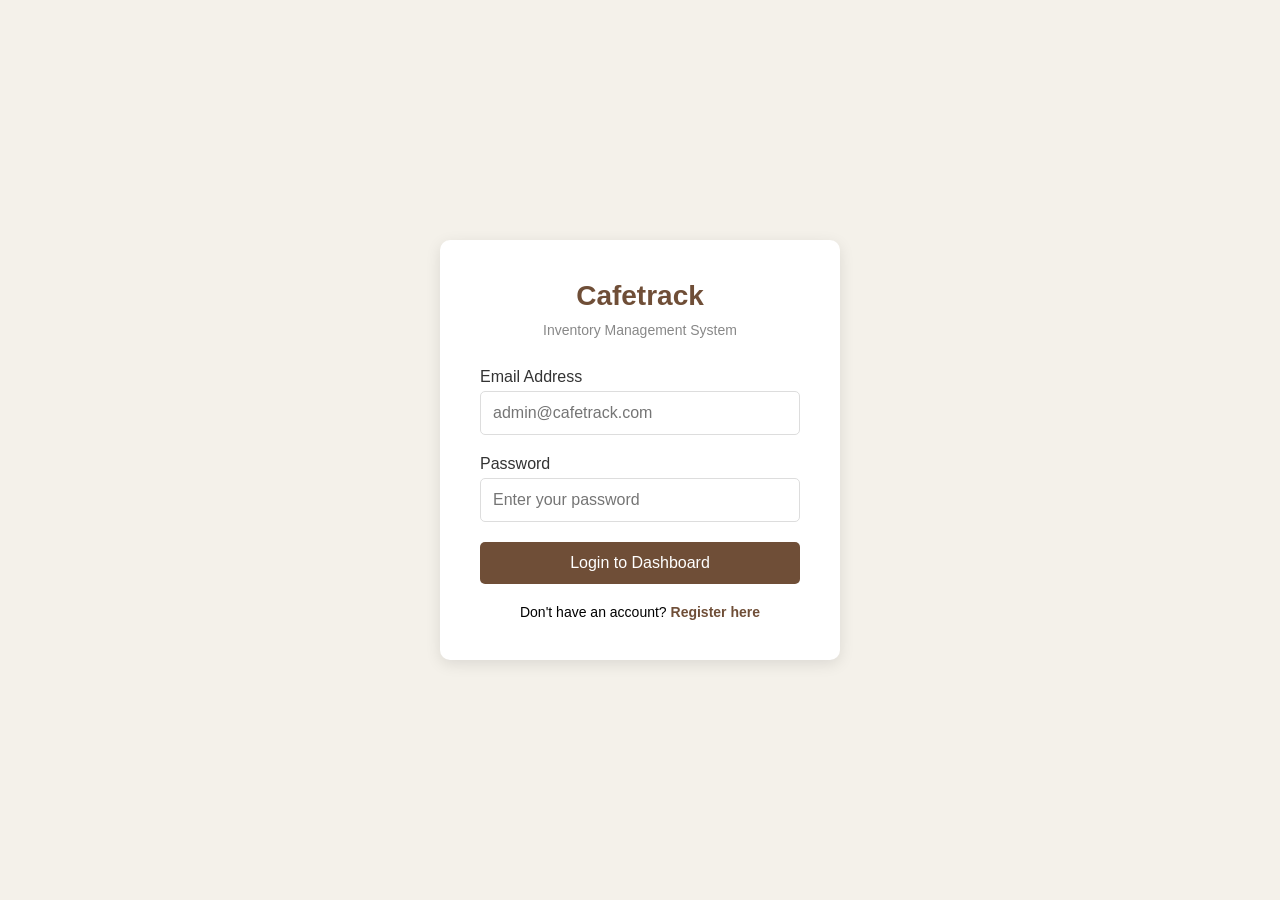
<file: login.html>
<!DOCTYPE html>
<html lang="en">
<head>
    <meta charset="UTF-8">
    <meta name="viewport" content="width=device-width, initial-scale=1.0">
    <title>Login - Cafetrack Inventory</title>
    <link rel="stylesheet" href="style.css">
</head>
<body>

    <div class="container">
        <h1 class="brand-title">Cafetrack</h1>
        <p class="brand-subtitle">Inventory Management System</p>
        
        <form action="#" method="POST">
            <div class="form-group">
                <label for="email">Email Address</label>
                <input type="email" id="email" name="email" placeholder="admin@cafetrack.com" required>
            </div>

            <div class="form-group">
                <label for="password">Password</label>
                <input type="password" id="password" name="password" placeholder="Enter your password" required>
            </div>

            <button type="submit" class="btn">Login to Dashboard</button>
        </form>

        <div class="link-text">
            Don't have an account? <a href="register.html">Register here</a>
        </div>
    </div>

</body>
</html>
</file>
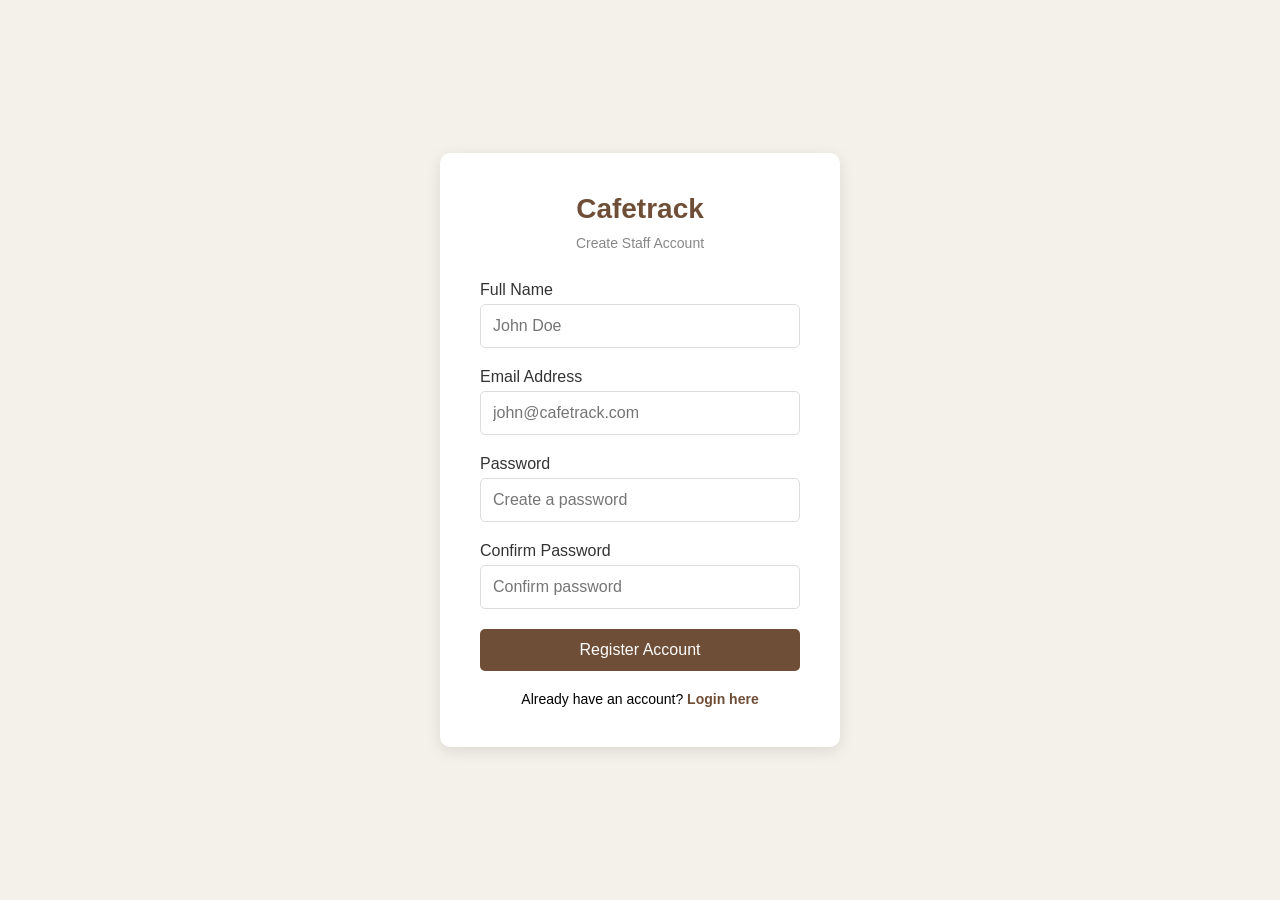
<file: register.html>
<!DOCTYPE html>
<html lang="en">
<head>
    <meta charset="UTF-8">
    <meta name="viewport" content="width=device-width, initial-scale=1.0">
    <title>Register - Cafetrack Inventory</title>
    <link rel="stylesheet" href="style.css">
</head>
<body>

    <div class="container">
        <h1 class="brand-title">Cafetrack</h1>
        <p class="brand-subtitle">Create Staff Account</p>
        
        <form action="#" method="POST">
            <div class="form-group">
                <label for="fullname">Full Name</label>
                <input type="text" id="fullname" name="fullname" placeholder="John Doe" required>
            </div>

            <div class="form-group">
                <label for="email">Email Address</label>
                <input type="email" id="email" name="email" placeholder="john@cafetrack.com" required>
            </div>

            <div class="form-group">
                <label for="password">Password</label>
                <input type="password" id="password" name="password" placeholder="Create a password" required>
            </div>

            <div class="form-group">
                <label for="confirm-password">Confirm Password</label>
                <input type="password" id="confirm-password" name="confirm-password" placeholder="Confirm password" required>
            </div>

            <button type="submit" class="btn">Register Account</button>
        </form>

        <div class="link-text">
            Already have an account? <a href="login.html">Login here</a>
        </div>
    </div>

</body>
</html>
</file>
<file: style.css>
* {
    margin: 0;
    padding: 0;
    box-sizing: border-box;
    font-family: 'Segoe UI', Tahoma, Geneva, Verdana, sans-serif;
}

body {
    background-color: #f4f1ea; /* Light coffee cream color */
    display: flex;
    justify-content: center;
    align-items: center;
    min-height: 100vh;
}


.container {
    background-color: white;
    padding: 40px;
    border-radius: 10px;
    box-shadow: 0 4px 15px rgba(0, 0, 0, 0.1);
    width: 100%;
    max-width: 400px;
    text-align: center;
}


.brand-title {
    color: #6f4e37; 
    font-size: 28px;
    margin-bottom: 10px;
    font-weight: bold;
}

.brand-subtitle {
    color: #888;
    font-size: 14px;
    margin-bottom: 30px;
}


.form-group {
    margin-bottom: 20px;
    text-align: left;
}

label {
    display: block;
    margin-bottom: 5px;
    color: #333;
    font-weight: 500;
}

input {
    width: 100%;
    padding: 12px;
    border: 1px solid #ddd;
    border-radius: 5px;
    font-size: 16px;
    transition: border-color 0.3s;
}

input:focus {
    border-color: #6f4e37;
    outline: none;
}


.btn {
    width: 100%;
    padding: 12px;
    background-color: #6f4e37;
    color: white;
    border: none;
    border-radius: 5px;
    font-size: 16px;
    cursor: pointer;
    transition: background-color 0.3s;
}

.btn:hover {
    background-color: #5a3e2b;
}


.link-text {
    margin-top: 20px;
    font-size: 14px;
}

.link-text a {
    color: #6f4e37;
    text-decoration: none;
    font-weight: bold;
}

.link-text a:hover {
    text-decoration: underline;
}

/* Responsiveness (Rubric Criterion 4) */
@media (max-width: 480px) {
    .container {
        width: 90%;
        padding: 20px;
    }
}
</file>
